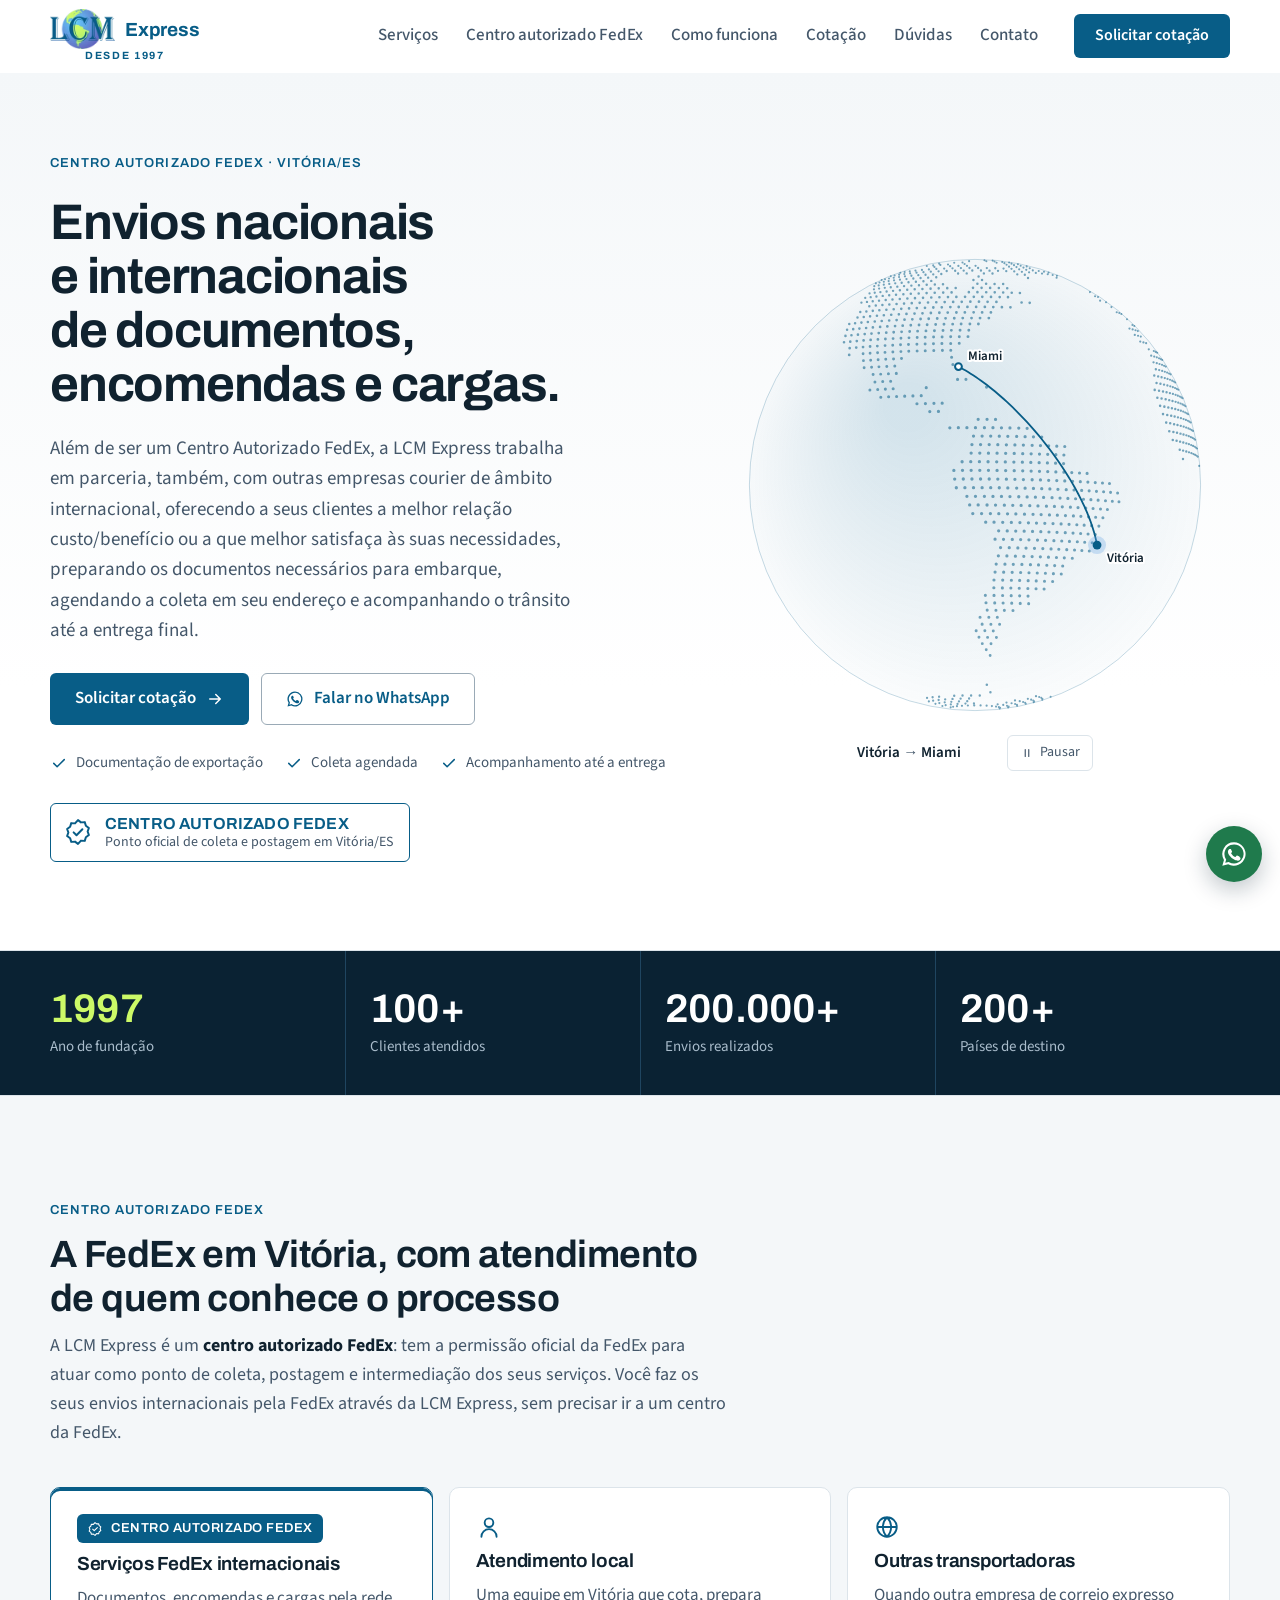
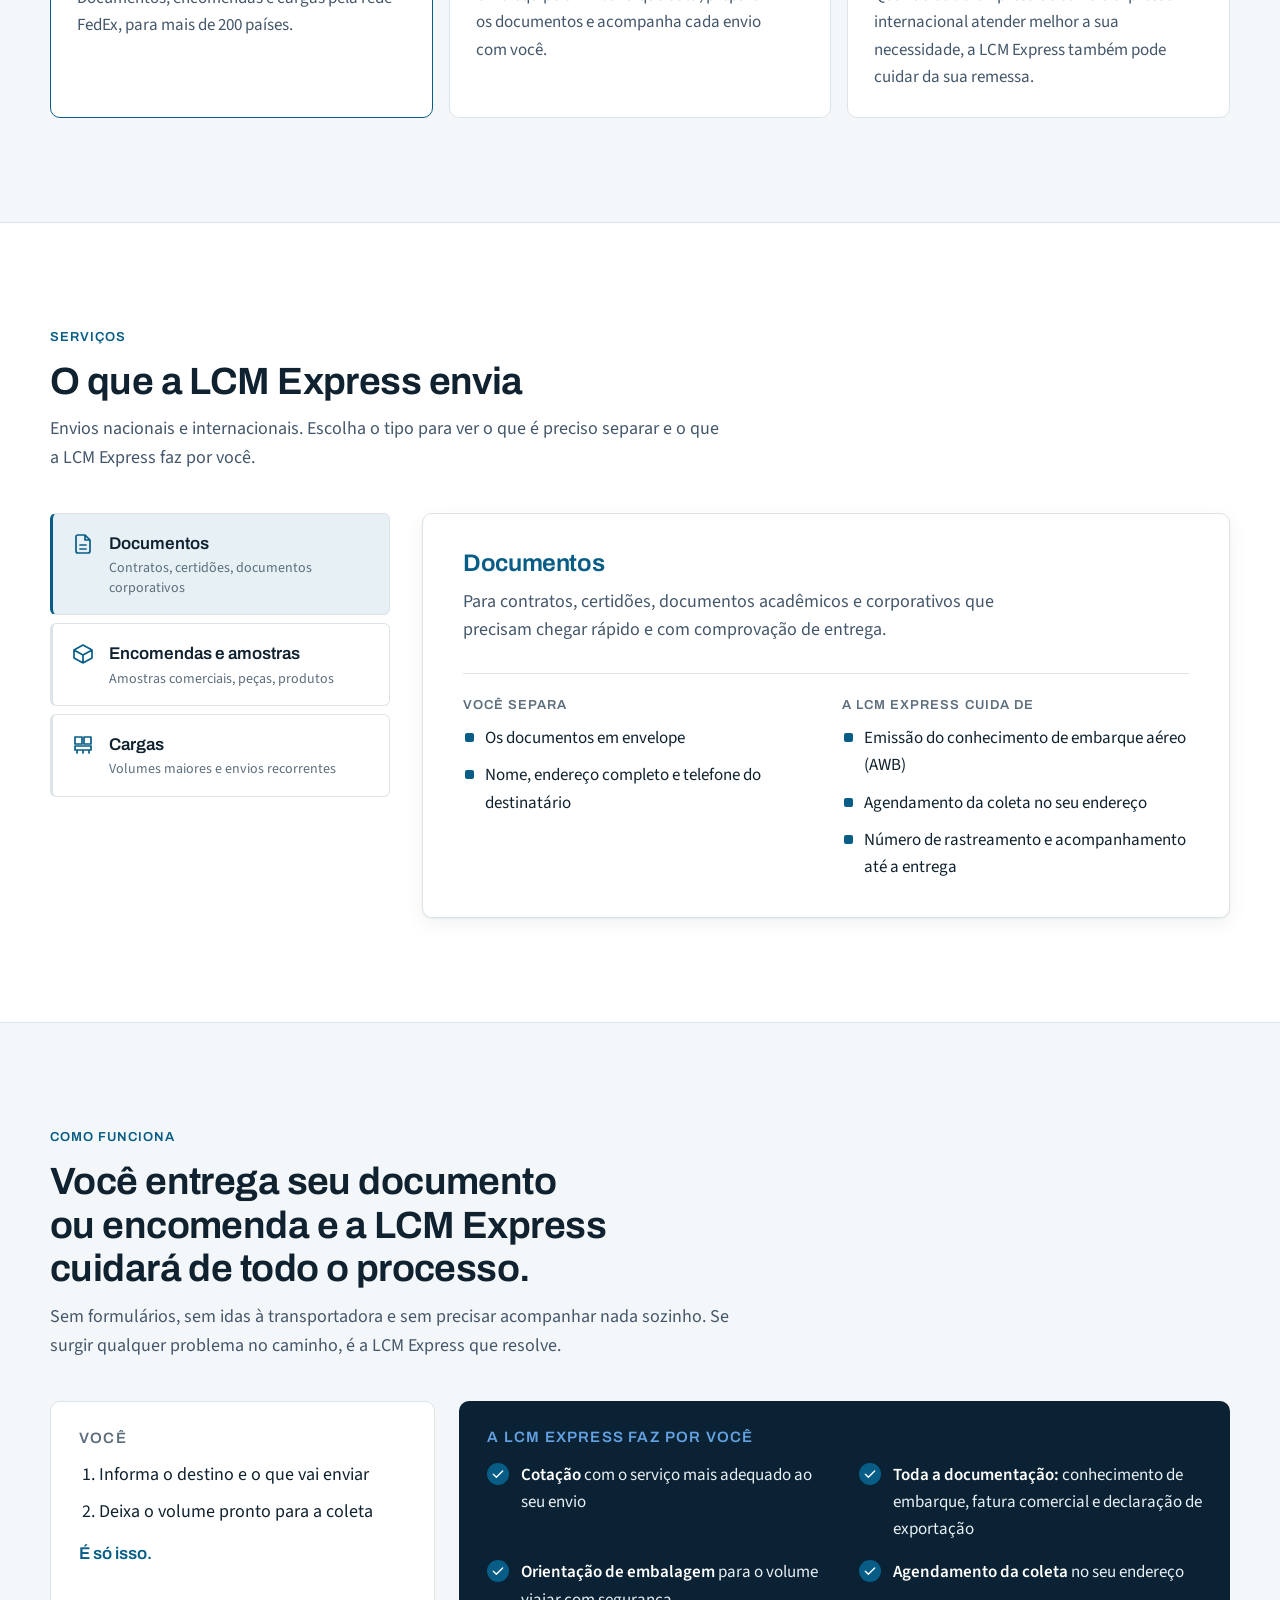
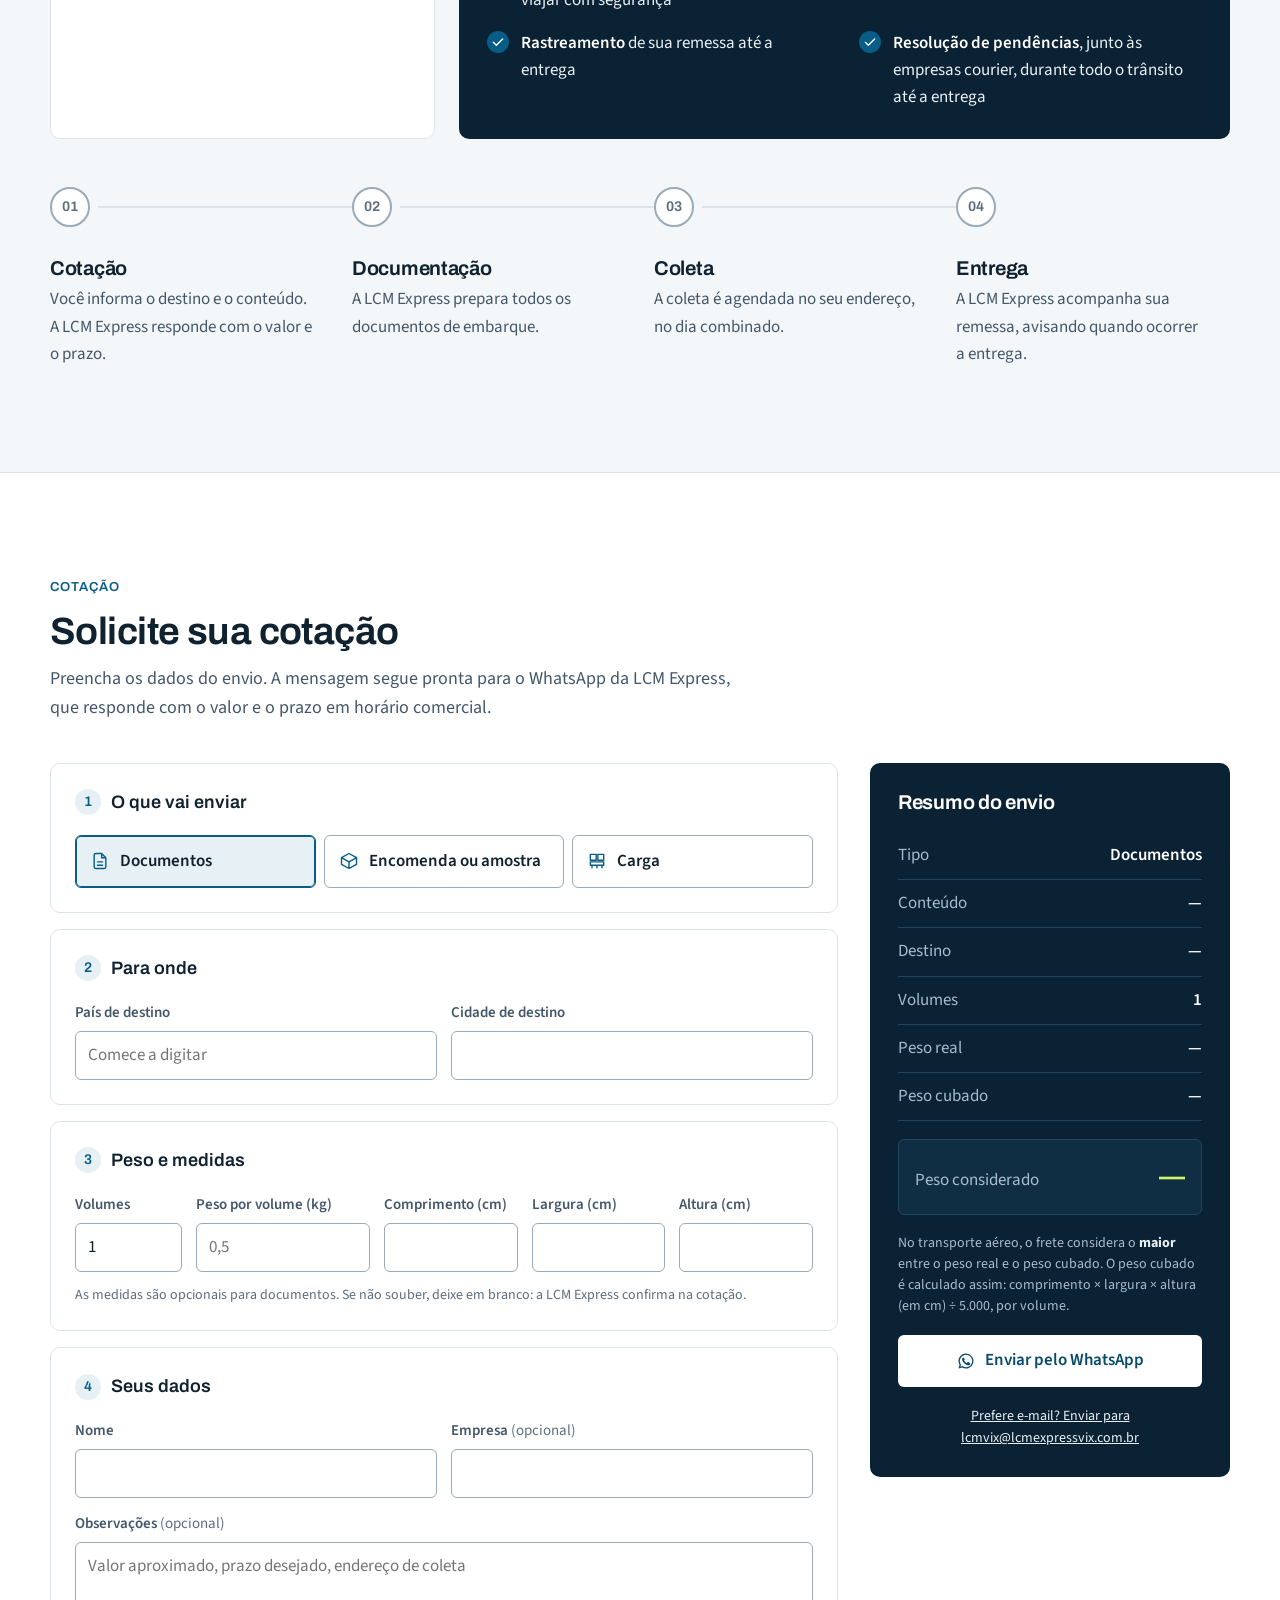
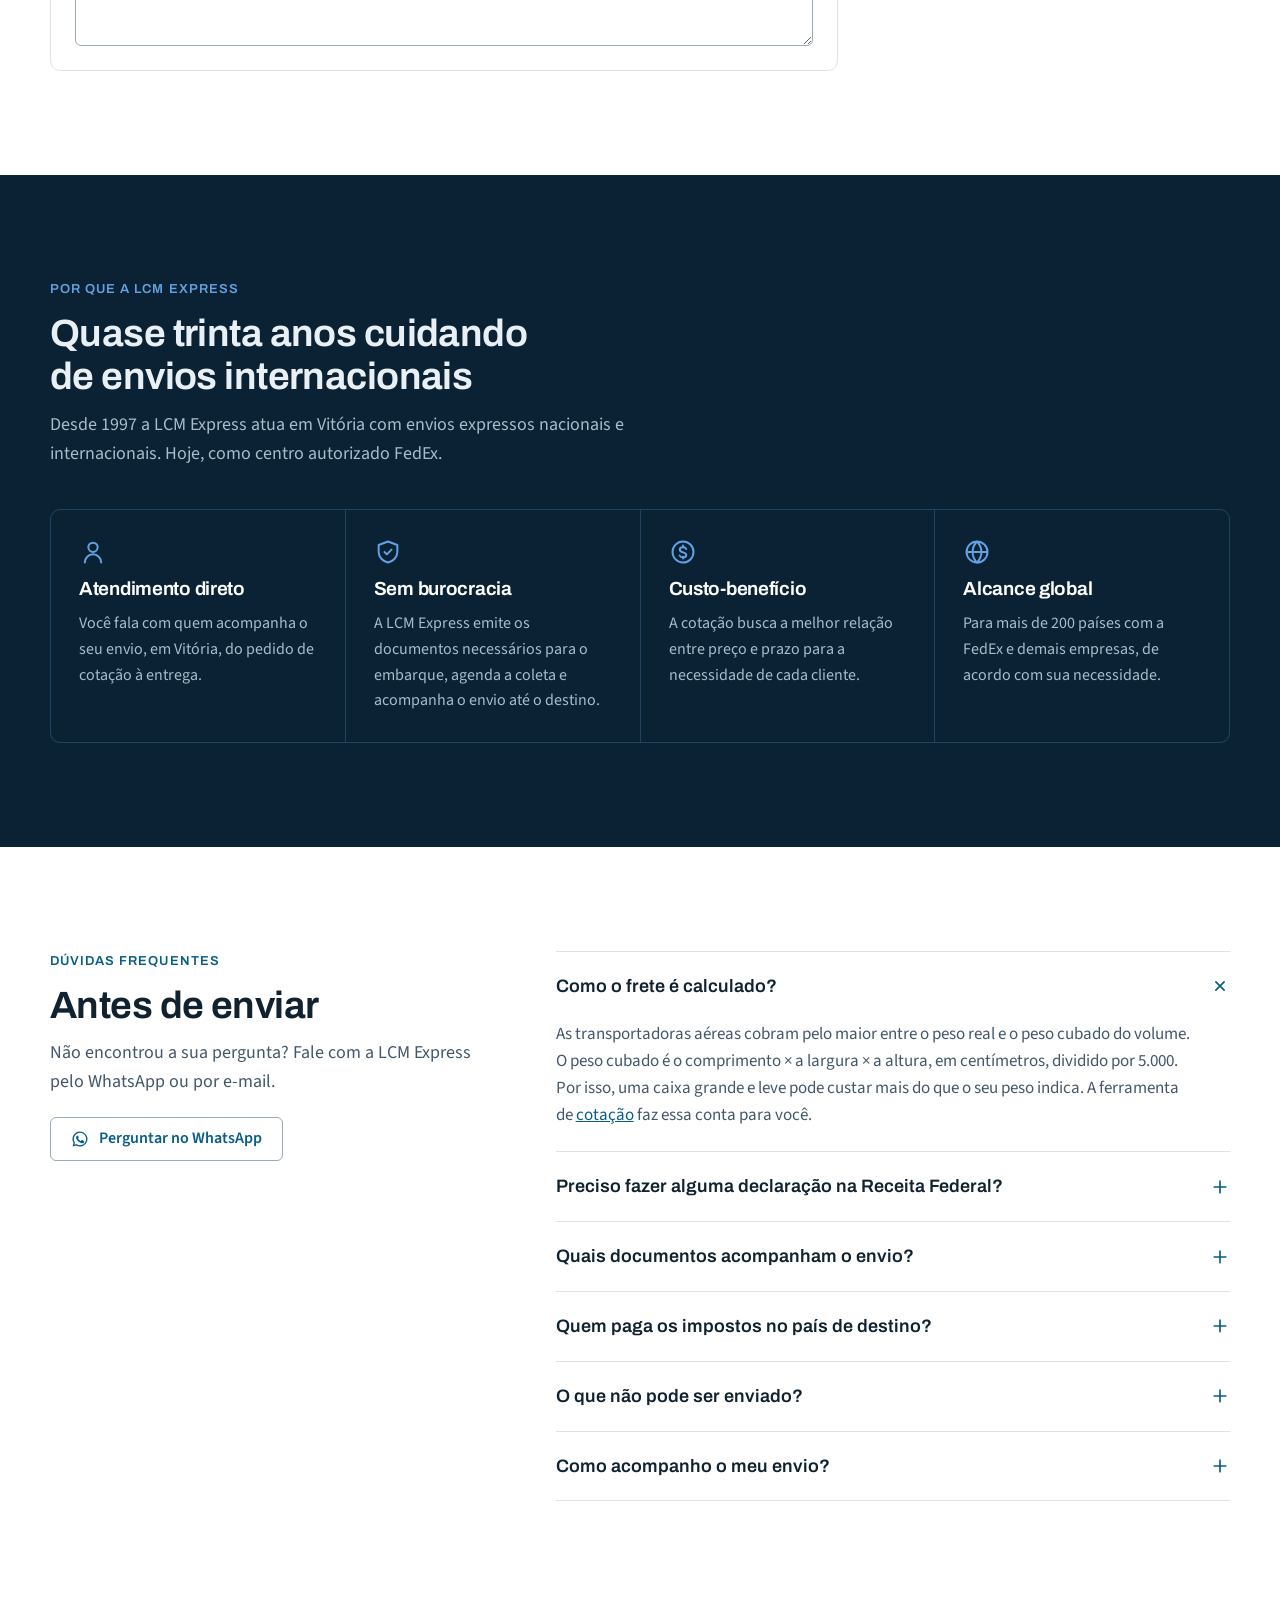
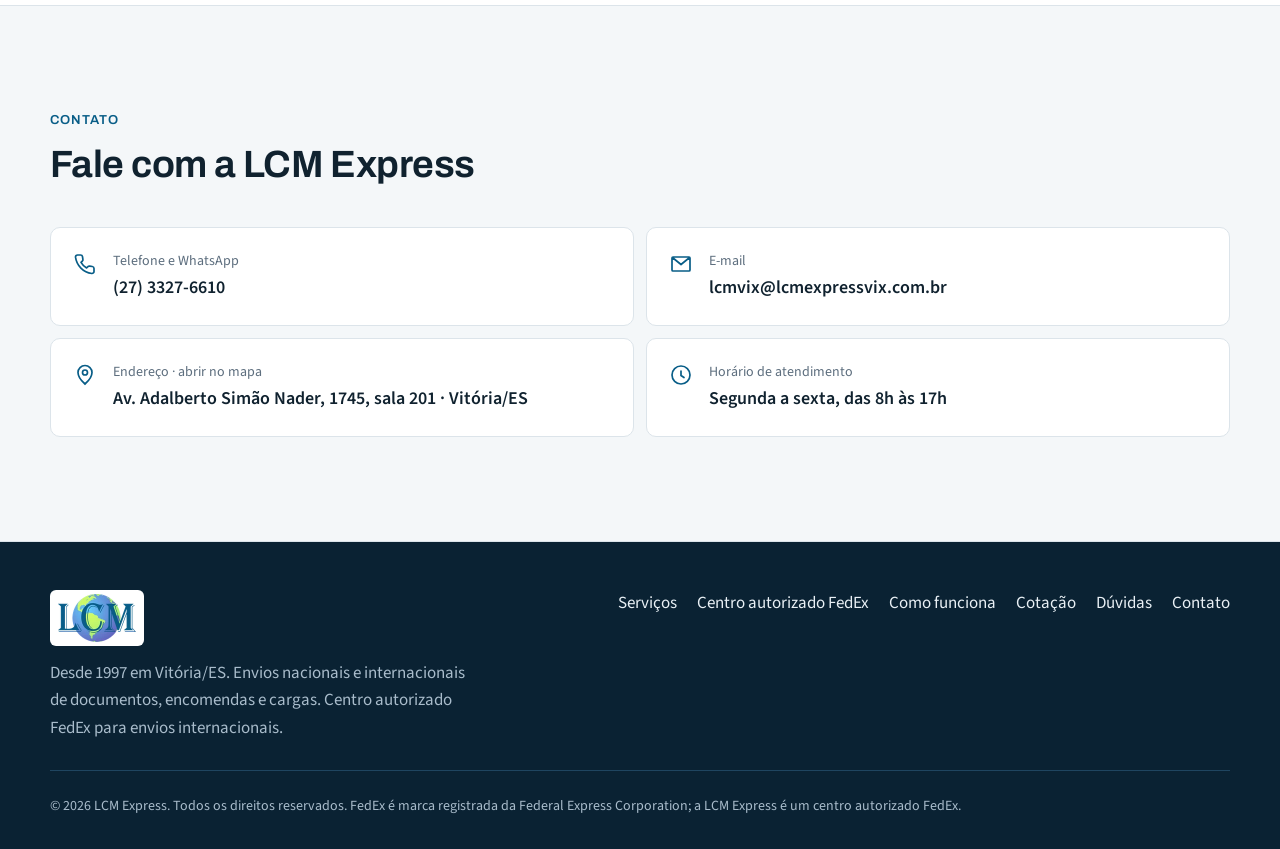
<file: index.html>
<!doctype html>
<html lang="pt-BR">
<head>
<meta charset="utf-8">
<meta name="viewport" content="width=device-width, initial-scale=1, viewport-fit=cover">
<title>LCM Express · Centro autorizado FedEx em Vitória/ES</title>
<meta name="description" content="LCM Express, desde 1997 em Vitória/ES. Centro autorizado FedEx para envios internacionais e parceira de outras empresas courier: documentos, encomendas e cargas, com documentação, coleta e acompanhamento feitos pela LCM Express.">
<link rel="canonical" href="https://lcmexpressvix.com.br/">
<meta name="theme-color" content="#085D87">
<meta property="og:type" content="website">
<meta property="og:locale" content="pt_BR">
<meta property="og:site_name" content="LCM Express">
<meta property="og:url" content="https://lcmexpressvix.com.br/">
<meta property="og:title" content="LCM Express · Centro autorizado FedEx em Vitória/ES">
<meta property="og:description" content="Envios nacionais e internacionais de documentos, encomendas e cargas. A LCM Express cuida de tudo, desde 1997.">
<meta property="og:image" content="https://lcmexpressvix.com.br/assets/img/og-image.jpg">
<meta property="og:image:width" content="1200">
<meta property="og:image:height" content="630">
<meta name="twitter:card" content="summary_large_image">
<link rel="icon" href="/assets/img/favicon.png" type="image/png">
<link rel="apple-touch-icon" href="/assets/img/apple-touch-icon.png">
<link rel="preload" href="/assets/fonts/archivo.woff2" as="font" type="font/woff2" crossorigin>
<link rel="preload" href="/assets/fonts/source-sans-3.woff2" as="font" type="font/woff2" crossorigin>
<link rel="stylesheet" href="/assets/css/site.css">
<script>document.documentElement.classList.add('js');</script>
<script type="application/ld+json">
{
  "@context": "https://schema.org",
  "@type": "LocalBusiness",
  "name": "LCM Express",
  "description": "Desde 1997 em Vitória/ES. Centro autorizado FedEx para envios internacionais; envios nacionais e internacionais de documentos, encomendas e cargas.",
  "url": "https://lcmexpressvix.com.br/",
  "logo": "https://lcmexpressvix.com.br/assets/img/logo-lcm.png",
  "image": "https://lcmexpressvix.com.br/assets/img/og-image.jpg",
  "telephone": "+55-27-3327-6610",
  "email": "lcmvix@lcmexpressvix.com.br",
  "foundingDate": "1997",
  "address": { "@type": "PostalAddress", "streetAddress": "Av. Adalberto Simão Nader, 1745, sala 201", "addressLocality": "Vitória", "addressRegion": "ES", "addressCountry": "BR" },
  "openingHoursSpecification": [{ "@type": "OpeningHoursSpecification", "dayOfWeek": ["Monday", "Tuesday", "Wednesday", "Thursday", "Friday"], "opens": "08:00", "closes": "17:00" }],
  "areaServed": "Worldwide"
}
</script>
</head>
<body>
<a class="pular" href="#conteudo">Ir para o conteúdo</a>

<svg width="0" height="0" class="sr" aria-hidden="true" focusable="false">
  <symbol id="i-seta" viewBox="0 0 24 24"><path d="M5 12h14M13 6l6 6-6 6" fill="none" stroke="currentColor" stroke-width="2" stroke-linecap="round" stroke-linejoin="round"/></symbol>
  <symbol id="i-zap" viewBox="0 0 24 24"><path d="M12 2a10 10 0 0 0-8.6 15.1L2 22l5-1.3A10 10 0 1 0 12 2Zm0 18.2a8.2 8.2 0 0 1-4.2-1.2l-.3-.2-3 .8.8-2.9-.2-.3A8.2 8.2 0 1 1 12 20.2Zm4.5-6.1c-.2-.1-1.5-.7-1.7-.8-.2-.1-.4-.1-.6.1l-.8 1c-.1.2-.3.2-.5.1a6.7 6.7 0 0 1-3.3-2.9c-.2-.4.2-.4.7-1.3.1-.2 0-.3 0-.4l-.8-1.8c-.2-.5-.4-.4-.6-.4h-.5a1 1 0 0 0-.7.3 3 3 0 0 0-.9 2.2 5.2 5.2 0 0 0 1.1 2.8 11.9 11.9 0 0 0 4.6 4c1.7.7 2.3.8 3.2.7.5-.1 1.5-.6 1.7-1.2.2-.6.2-1.1.2-1.2-.1-.1-.3-.2-.5-.3Z" fill="currentColor"/></symbol>
  <symbol id="i-doc" viewBox="0 0 24 24"><path d="M14 3H7a2 2 0 0 0-2 2v14a2 2 0 0 0 2 2h10a2 2 0 0 0 2-2V8l-5-5Zm0 0v5h5M9 13h6M9 17h6" fill="none" stroke="currentColor" stroke-width="1.7" stroke-linecap="round" stroke-linejoin="round"/></symbol>
  <symbol id="i-caixa" viewBox="0 0 24 24"><path d="M21 8l-9-5-9 5 9 5 9-5Zm0 0v8l-9 5m9-13-9 5m0 8-9-5V8m9 13v-8" fill="none" stroke="currentColor" stroke-width="1.7" stroke-linejoin="round"/></symbol>
  <symbol id="i-palete" viewBox="0 0 24 24"><path d="M4 4h7v7H4zM13 4h7v7h-7zM8.5 11v0M4 13h16v4H4zM6 17v3M12 17v3M18 17v3" fill="none" stroke="currentColor" stroke-width="1.7" stroke-linejoin="round" stroke-linecap="round"/></symbol>
  <symbol id="i-check" viewBox="0 0 24 24"><path d="M5 12.5l4.5 4.5L19 7.5" fill="none" stroke="currentColor" stroke-width="2" stroke-linecap="round" stroke-linejoin="round"/></symbol>
  <symbol id="i-pessoa" viewBox="0 0 24 24"><path d="M12 12a4 4 0 1 0 0-8 4 4 0 0 0 0 8Zm-7 9a7 7 0 0 1 14 0" fill="none" stroke="currentColor" stroke-width="1.7" stroke-linecap="round"/></symbol>
  <symbol id="i-escudo" viewBox="0 0 24 24"><path d="M12 3l8 3v6c0 4.5-3.4 8-8 9-4.6-1-8-4.5-8-9V6l8-3Zm-3 9 2 2 4-4" fill="none" stroke="currentColor" stroke-width="1.7" stroke-linecap="round" stroke-linejoin="round"/></symbol>
  <symbol id="i-moeda" viewBox="0 0 24 24"><path d="M12 21a9 9 0 1 0 0-18 9 9 0 0 0 0 18Zm2.8-11.6c-.5-.9-1.6-1.4-2.8-1.4-1.6 0-2.8.9-2.8 2.1 0 2.9 5.6 1.5 5.6 4.4 0 1.2-1.2 2.1-2.8 2.1-1.3 0-2.4-.6-2.9-1.5M12 6.5V8m0 8v1.5" fill="none" stroke="currentColor" stroke-width="1.7" stroke-linecap="round"/></symbol>
  <symbol id="i-globo" viewBox="0 0 24 24"><path d="M12 21a9 9 0 1 0 0-18 9 9 0 0 0 0 18Zm-9-9h18M12 3c2.5 2.6 3.8 5.6 3.8 9S14.5 18.4 12 21c-2.5-2.6-3.8-5.6-3.8-9S9.5 5.6 12 3Z" fill="none" stroke="currentColor" stroke-width="1.7"/></symbol>
  <symbol id="i-selo" viewBox="0 0 24 24"><path d="M12 2.5l2.4 1.8 3-.2.9 2.9 2.4 1.8-1 2.8 1 2.8-2.4 1.8-.9 2.9-3-.2L12 21.5l-2.4-1.8-3 .2-.9-2.9-2.4-1.8 1-2.8-1-2.8 2.4-1.8.9-2.9 3 .2L12 2.5Zm-3.5 9.8 2.3 2.3 4.7-4.8" fill="none" stroke="currentColor" stroke-width="1.6" stroke-linejoin="round" stroke-linecap="round"/></symbol>
  <symbol id="i-pausa" viewBox="0 0 24 24"><path d="M9 6v12M15 6v12" fill="none" stroke="currentColor" stroke-width="2" stroke-linecap="round"/></symbol>
  <symbol id="i-play" viewBox="0 0 24 24"><path d="M8 5.5v13l10-6.5-10-6.5Z" fill="currentColor"/></symbol>
  <symbol id="i-pin" viewBox="0 0 24 24"><path d="M12 21s7-6.1 7-11.5A7 7 0 0 0 5 9.5C5 14.9 12 21 12 21Zm0-9a2.5 2.5 0 1 0 0-5 2.5 2.5 0 0 0 0 5Z" fill="none" stroke="currentColor" stroke-width="1.7"/></symbol>
  <symbol id="i-tel" viewBox="0 0 24 24"><path d="M21 16.5v3a2 2 0 0 1-2.2 2A19 19 0 0 1 2.5 5.2 2 2 0 0 1 4.5 3h3a2 2 0 0 1 2 1.7l.4 2.6a2 2 0 0 1-.6 1.8L8 10.4a15 15 0 0 0 5.6 5.6l1.3-1.3a2 2 0 0 1 1.8-.6l2.6.4a2 2 0 0 1 1.7 2Z" fill="none" stroke="currentColor" stroke-width="1.7" stroke-linejoin="round"/></symbol>
  <symbol id="i-mail" viewBox="0 0 24 24"><path d="M4 5h16a1 1 0 0 1 1 1v12a1 1 0 0 1-1 1H4a1 1 0 0 1-1-1V6a1 1 0 0 1 1-1Zm0 1 8 6.5L20 6" fill="none" stroke="currentColor" stroke-width="1.7" stroke-linejoin="round"/></symbol>
  <symbol id="i-relogio" viewBox="0 0 24 24"><path d="M12 21a9 9 0 1 0 0-18 9 9 0 0 0 0 18Zm0-13v4.5l3 2" fill="none" stroke="currentColor" stroke-width="1.7" stroke-linecap="round"/></symbol>
  <symbol id="i-menu" viewBox="0 0 24 24"><path d="M4 7h16M4 12h16M4 17h16" fill="none" stroke="currentColor" stroke-width="2" stroke-linecap="round"/></symbol>
  <symbol id="i-x" viewBox="0 0 24 24"><path d="M6 6l12 12M18 6 6 18" fill="none" stroke="currentColor" stroke-width="2" stroke-linecap="round"/></symbol>
  <symbol id="i-mais" viewBox="0 0 24 24"><path d="M12 5v14M5 12h14" fill="none" stroke="currentColor" stroke-width="2" stroke-linecap="round"/></symbol>
</svg>

<header class="topo" id="topo">
  <div class="wrap topo-in">
    <a class="marca" href="#conteudo">
      <span class="marca-lin"><img src="/assets/img/logo-96.webp" width="78" height="48" alt="LCM"><b>Express</b></span>
      <small class="marca-desde">Desde 1997</small>
    </a>
    <nav class="nav" id="nav" aria-label="Principal">
      <a href="#servicos">Serviços</a>
      <a href="#fedex">Centro autorizado FedEx</a>
      <a href="#processo">Como funciona</a>
      <a href="#cotacao">Cotação</a>
      <a href="#duvidas">Dúvidas</a>
      <a href="#contato">Contato</a>
    </nav>
    <a class="btn btn-pri topo-cta" href="#cotacao">Solicitar cotação</a>
    <button class="menu-btn" type="button" aria-expanded="false" aria-controls="nav" aria-label="Abrir menu"><svg class="ic"><use href="#i-menu"/></svg></button>
  </div>
</header>

<main id="conteudo">

  <!-- ============ INÍCIO ============ -->
  <section class="hero" aria-labelledby="hero-titulo">
    <div class="wrap hero-in">
      <div class="hero-txt">
        <p class="sobre-tit">Centro autorizado FedEx · Vitória/ES</p>
        <h1 id="hero-titulo">Envios nacionais e internacionais de documentos, encomendas e cargas.</h1>
        <p class="lead">Além de ser um Centro Autorizado FedEx, a LCM Express trabalha em parceria, também, com outras empresas courier de âmbito internacional, oferecendo a seus clientes a melhor relação custo/benefício ou a que melhor satisfaça às suas necessidades, preparando os documentos necessários para embarque, agendando a coleta em seu endereço e acompanhando o trânsito até a entrega final.</p>
        <div class="acoes">
          <a class="btn btn-pri btn-g" href="#cotacao">Solicitar cotação <svg class="ic"><use href="#i-seta"/></svg></a>
          <a class="btn btn-sec btn-g" href="https://wa.me/552733276610" target="_blank" rel="noopener"><svg class="ic"><use href="#i-zap"/></svg>Falar no WhatsApp</a>
        </div>
        <ul class="hero-itens">
          <li><svg class="ic"><use href="#i-check"/></svg>Documentação de exportação</li>
          <li><svg class="ic"><use href="#i-check"/></svg>Coleta agendada</li>
          <li><svg class="ic"><use href="#i-check"/></svg>Acompanhamento até a entrega</li>
        </ul>
        <a class="selo-fedex" href="#fedex"><svg class="ic"><use href="#i-selo"/></svg><span><b>Centro autorizado FedEx</b><small>Ponto oficial de coleta e postagem em Vitória/ES</small></span></a>
      </div>
      <div class="globo-bloco">
        <figure class="globo" aria-hidden="true">
          <canvas id="globo" width="520" height="520"></canvas>
          <noscript><img src="/assets/img/globo.svg" width="520" height="520" alt=""></noscript>
        </figure>
        <div class="globo-leg" hidden>
          <p><span class="sr">Rota em destaque: </span><b>Vitória</b> <span aria-hidden="true">→</span> <b id="globo-dest">Miami</b></p>
          <button type="button" id="globo-pausa" aria-pressed="false"><svg class="ic"><use href="#i-pausa"/></svg><span>Pausar</span></button>
        </div>
      </div>
    </div>
  </section>

  <!-- ============ NÚMEROS ============ -->
  <section class="numeros" aria-label="A LCM Express em números">
    <div class="wrap numeros-in">
      <div class="num"><strong>1997</strong><span>Ano de fundação</span></div>
      <div class="num"><strong><span data-ate="100">100</span>+</strong><span>Clientes atendidos</span></div>
      <div class="num"><strong><span data-ate="200000">200.000</span>+</strong><span>Envios realizados</span></div>
      <div class="num"><strong><span data-ate="200">200</span>+</strong><span>Países de destino</span></div>
    </div>
  </section>

  <!-- ============ CENTRO AUTORIZADO FEDEX ============ -->
  <section class="secao alt fedex" id="fedex" aria-labelledby="fdx-titulo">
    <div class="wrap fedex-in">
      <div class="cab rv">
        <p class="sobre-tit">Centro autorizado FedEx</p>
        <h2 id="fdx-titulo">A FedEx em Vitória, com atendimento de quem conhece o processo</h2>
        <p>A LCM Express é um <b>centro autorizado FedEx</b>: tem a permissão oficial da FedEx para atuar como ponto de coleta, postagem e intermediação dos seus serviços. Você faz os seus envios internacionais pela FedEx através da LCM Express, sem precisar ir a um centro da FedEx.</p>
      </div>
      <div class="fedex-cards">
        <div class="fdx rv"><span class="fdx-selo"><svg class="ic"><use href="#i-selo"/></svg>Centro autorizado FedEx</span><h3>Serviços FedEx internacionais</h3><p>Documentos, encomendas e cargas pela rede FedEx, para mais de 200 países.</p></div>
        <div class="fdx rv"><svg class="ic"><use href="#i-pessoa"/></svg><h3>Atendimento local</h3><p>Uma equipe em Vitória que cota, prepara os documentos e acompanha cada envio com você.</p></div>
        <div class="fdx rv"><svg class="ic"><use href="#i-globo"/></svg><h3>Outras transportadoras</h3><p>Quando outra empresa de correio expresso internacional atender melhor a sua necessidade, a LCM Express também pode cuidar da sua remessa.</p></div>
      </div>
    </div>
  </section>

  <!-- ============ SERVIÇOS ============ -->
  <section class="secao" id="servicos" aria-labelledby="serv-titulo">
    <div class="wrap">
      <div class="cab rv">
        <p class="sobre-tit">Serviços</p>
        <h2 id="serv-titulo">O que a LCM Express envia</h2>
        <p>Envios nacionais e internacionais. Escolha o tipo para ver o que é preciso separar e o que a LCM Express faz por você.</p>
      </div>
      <div class="servicos rv">
        <div class="abas" role="tablist" aria-label="Tipos de envio">
          <button type="button" role="tab" id="ab-doc" aria-controls="pn-doc" aria-selected="true"><svg class="ic"><use href="#i-doc"/></svg><span><b>Documentos</b><small>Contratos, certidões, documentos corporativos</small></span></button>
          <button type="button" role="tab" id="ab-enc" aria-controls="pn-enc" aria-selected="false" tabindex="-1"><svg class="ic"><use href="#i-caixa"/></svg><span><b>Encomendas e amostras</b><small>Amostras comerciais, peças, produtos</small></span></button>
          <button type="button" role="tab" id="ab-car" aria-controls="pn-car" aria-selected="false" tabindex="-1"><svg class="ic"><use href="#i-palete"/></svg><span><b>Cargas</b><small>Volumes maiores e envios recorrentes</small></span></button>
        </div>
        <div class="paineis">
          <div class="painel" role="tabpanel" id="pn-doc" aria-labelledby="ab-doc" tabindex="0">
            <h3>Documentos</h3>
            <p class="painel-lead">Para contratos, certidões, documentos acadêmicos e corporativos que precisam chegar rápido e com comprovação de entrega.</p>
            <div class="painel-cols">
              <div><h4>Você separa</h4><ul class="lista"><li>Os documentos em envelope</li><li>Nome, endereço completo e telefone do destinatário</li></ul></div>
              <div><h4>A LCM Express cuida de</h4><ul class="lista"><li>Emissão do conhecimento de embarque aéreo (AWB)</li><li>Agendamento da coleta no seu endereço</li><li>Número de rastreamento e acompanhamento até a entrega</li></ul></div>
            </div>
          </div>
          <div class="painel" role="tabpanel" id="pn-enc" aria-labelledby="ab-enc" tabindex="0" hidden>
            <h3>Encomendas e amostras</h3>
            <p class="painel-lead">Para amostras comerciais, peças de reposição, produtos vendidos ao exterior e outros bens.</p>
            <div class="painel-cols">
              <div><h4>Você separa</h4><ul class="lista"><li>A descrição, a quantidade e o valor de cada item</li><li>O peso e as medidas da caixa</li><li>A nota fiscal, quando houver</li></ul></div>
              <div><h4>A LCM Express cuida de</h4><ul class="lista"><li>Fatura comercial (commercial invoice) e conhecimento de embarque</li><li>Declaração de exportação junto à Receita Federal</li><li>Orientação de embalagem, coleta e acompanhamento</li></ul></div>
            </div>
          </div>
          <div class="painel" role="tabpanel" id="pn-car" aria-labelledby="ab-car" tabindex="0" hidden>
            <h3>Cargas</h3>
            <p class="painel-lead">Para volumes maiores e empresas que enviam com frequência, com prioridade de embarque e prazos reduzidos.</p>
            <div class="painel-cols">
              <div><h4>Você separa</h4><ul class="lista"><li>O peso e as medidas de cada volume</li><li>Os dados completos do destinatário no exterior</li><li>A nota fiscal, quando houver</li></ul></div>
              <div><h4>A LCM Express cuida de</h4><ul class="lista"><li>Cotação pelo peso considerado de cada volume</li><li>Toda a documentação de exportação</li><li>Agendamento da coleta e acompanhamento do embarque</li></ul></div>
            </div>
          </div>
        </div>
      </div>
    </div>
  </section>

  <!-- ============ A LCM EXPRESS CUIDA DE TUDO ============ -->
  <section class="secao alt" id="processo" aria-labelledby="proc-titulo">
    <div class="wrap">
      <div class="cab rv">
        <p class="sobre-tit">Como funciona</p>
        <h2 id="proc-titulo">Você entrega seu documento ou encomenda e a LCM Express cuidará de todo o processo.</h2>
        <p>Sem formulários, sem idas à transportadora e sem precisar acompanhar nada sozinho. Se surgir qualquer problema no caminho, é a LCM Express que resolve.</p>
      </div>
      <div class="divisao rv">
        <div class="div-voce">
          <h3>Você</h3>
          <ol class="voce-lista">
            <li>Informa o destino e o que vai enviar</li>
            <li>Deixa o volume pronto para a coleta</li>
          </ol>
          <p class="div-nota">É só isso.</p>
        </div>
        <div class="div-lcm">
          <h3>A LCM Express faz por você</h3>
          <ul class="faz">
            <li><svg class="ic"><use href="#i-check"/></svg><span><b>Cotação</b> com o serviço mais adequado ao seu envio</span></li>
            <li><svg class="ic"><use href="#i-check"/></svg><span><b>Toda a documentação:</b> conhecimento de embarque, fatura comercial e declaração de exportação</span></li>
            <li><svg class="ic"><use href="#i-check"/></svg><span><b>Orientação de embalagem</b> para o volume viajar com segurança</span></li>
            <li><svg class="ic"><use href="#i-check"/></svg><span><b>Agendamento da coleta</b> no seu endereço</span></li>
            <li><svg class="ic"><use href="#i-check"/></svg><span><b>Rastreamento</b> de sua remessa até a entrega</span></li>
            <li><svg class="ic"><use href="#i-check"/></svg><span><b>Resolução de pendências</b>, junto às empresas courier, durante todo o trânsito até a entrega</span></li>
          </ul>
        </div>
      </div>
      <ol class="etapas" id="etapas">
        <li class="etapa"><span class="n">01</span><h3>Cotação</h3><p>Você informa o destino e o conteúdo. A LCM Express responde com o valor e o prazo.</p></li>
        <li class="etapa"><span class="n">02</span><h3>Documentação</h3><p>A LCM Express prepara todos os documentos de embarque.</p></li>
        <li class="etapa"><span class="n">03</span><h3>Coleta</h3><p>A coleta é agendada no seu endereço, no dia combinado.</p></li>
        <li class="etapa"><span class="n">04</span><h3>Entrega</h3><p>A LCM Express acompanha sua remessa, avisando quando ocorrer a entrega.</p></li>
      </ol>
    </div>
  </section>

  <!-- ============ COTAÇÃO ============ -->
  <section class="secao" id="cotacao" aria-labelledby="cot-titulo">
    <div class="wrap">
      <div class="cab rv">
        <p class="sobre-tit">Cotação</p>
        <h2 id="cot-titulo">Solicite sua cotação</h2>
        <p>Preencha os dados do envio. A mensagem segue pronta para o WhatsApp da LCM Express, que responde com o valor e o prazo em horário comercial.</p>
      </div>
      <div class="cotacao rv">
        <form class="cot-form" id="cot" novalidate>
          <fieldset class="grupo">
            <legend><span class="g-n">1</span>O que vai enviar</legend>
            <div class="tipos">
              <label><input type="radio" name="tipo" value="Documentos" checked><span><svg class="ic"><use href="#i-doc"/></svg>Documentos</span></label>
              <label><input type="radio" name="tipo" value="Encomenda ou amostra"><span><svg class="ic"><use href="#i-caixa"/></svg>Encomenda ou amostra</span></label>
              <label><input type="radio" name="tipo" value="Carga"><span><svg class="ic"><use href="#i-palete"/></svg>Carga</span></label>
            </div>
            <div class="campo conteudo" id="campo-conteudo"><label for="c-cont">O que vai ser enviado</label><input id="c-cont" name="conteudo" autocomplete="off" placeholder="Ex.: amostras de tecido, peças de motor, café em grãos"><small class="erro" id="e-cont">Descreva o produto que vai ser enviado.</small></div>
          </fieldset>
          <fieldset class="grupo">
            <legend><span class="g-n">2</span>Para onde</legend>
            <div class="campos c2">
              <div class="campo"><label for="c-pais">País de destino</label><input id="c-pais" name="pais" list="paises" autocomplete="off" required placeholder="Comece a digitar"><datalist id="paises"></datalist><small class="erro" id="e-pais">Informe o país de destino.</small></div>
              <div class="campo"><label for="c-cidade">Cidade de destino</label><input id="c-cidade" name="cidade" autocomplete="off" required><small class="erro" id="e-cidade">Informe a cidade: em alguns casos o frete muda conforme a cidade.</small></div>
            </div>
          </fieldset>
          <fieldset class="grupo">
            <legend><span class="g-n">3</span>Peso e medidas</legend>
            <div class="campos c5">
              <div class="campo"><label for="c-qtd">Volumes</label><input id="c-qtd" name="qtd" type="number" inputmode="numeric" min="1" step="1" value="1"></div>
              <div class="campo"><label for="c-peso">Peso por volume (kg)</label><input id="c-peso" name="peso" type="number" inputmode="decimal" min="0" step="0.1" placeholder="0,5"></div>
              <div class="campo"><label for="c-c">Comprimento (cm)</label><input id="c-c" name="c" type="number" inputmode="decimal" min="0" step="1"></div>
              <div class="campo"><label for="c-l">Largura (cm)</label><input id="c-l" name="l" type="number" inputmode="decimal" min="0" step="1"></div>
              <div class="campo"><label for="c-a">Altura (cm)</label><input id="c-a" name="a" type="number" inputmode="decimal" min="0" step="1"></div>
            </div>
            <p class="dica">As medidas são opcionais para documentos. Se não souber, deixe em branco: a LCM Express confirma na cotação.</p>
          </fieldset>
          <fieldset class="grupo">
            <legend><span class="g-n">4</span>Seus dados</legend>
            <div class="campos c2">
              <div class="campo"><label for="c-nome">Nome</label><input id="c-nome" name="nome" autocomplete="name" required><small class="erro" id="e-nome">Informe o seu nome.</small></div>
              <div class="campo"><label for="c-emp">Empresa <span class="opc">(opcional)</span></label><input id="c-emp" name="empresa" autocomplete="organization"></div>
            </div>
            <div class="campo"><label for="c-obs">Observações <span class="opc">(opcional)</span></label><textarea id="c-obs" name="obs" rows="3" placeholder="Valor aproximado, prazo desejado, endereço de coleta"></textarea></div>
          </fieldset>
        </form>
        <aside class="resumo" aria-labelledby="res-titulo">
          <h3 id="res-titulo">Resumo do envio</h3>
          <dl class="res-lista">
            <div><dt>Tipo</dt><dd id="r-tipo">Documentos</dd></div>
            <div id="r-cont-l" hidden><dt>Conteúdo</dt><dd id="r-cont">—</dd></div>
            <div><dt>Destino</dt><dd id="r-dest">—</dd></div>
            <div><dt>Volumes</dt><dd id="r-qtd">1</dd></div>
            <div><dt>Peso real</dt><dd id="r-real">—</dd></div>
            <div><dt>Peso cubado</dt><dd id="r-cub">—</dd></div>
          </dl>
          <div class="res-cons" aria-live="polite"><span>Peso considerado</span><strong id="r-cons">—</strong></div>
          <p class="res-nota">No transporte aéreo, o frete considera o <b>maior</b> entre o peso real e o peso cubado. O peso cubado é calculado assim: comprimento × largura × altura (em cm) ÷ 5.000, por volume.</p>
          <button class="btn btn-pri btn-g bloco" type="submit" form="cot"><svg class="ic"><use href="#i-zap"/></svg>Enviar pelo WhatsApp</button>
          <a class="res-mail" id="cot-mail" href="mailto:lcmvix@lcmexpressvix.com.br?subject=Cota%C3%A7%C3%A3o%20de%20envio">Prefere e-mail? Enviar para lcmvix@lcmexpressvix.com.br</a>
        </aside>
      </div>
    </div>
  </section>

  <!-- ============ DIFERENCIAIS ============ -->
  <section class="secao escura" id="diferenciais" aria-labelledby="dif-titulo">
    <div class="wrap">
      <div class="cab rv">
        <p class="sobre-tit">Por que a LCM Express</p>
        <h2 id="dif-titulo">Quase trinta anos cuidando de envios internacionais</h2>
        <p>Desde 1997 a LCM Express atua em Vitória com envios expressos nacionais e internacionais. Hoje, como centro autorizado FedEx.</p>
      </div>
      <div class="difs">
        <div class="dif rv"><svg class="ic"><use href="#i-pessoa"/></svg><h3>Atendimento direto</h3><p>Você fala com quem acompanha o seu envio, em Vitória, do pedido de cotação à entrega.</p></div>
        <div class="dif rv"><svg class="ic"><use href="#i-escudo"/></svg><h3>Sem burocracia</h3><p>A LCM Express emite os documentos necessários para o embarque, agenda a coleta e acompanha o envio até o destino.</p></div>
        <div class="dif rv"><svg class="ic"><use href="#i-moeda"/></svg><h3>Custo-benefício</h3><p>A cotação busca a melhor relação entre preço e prazo para a necessidade de cada cliente.</p></div>
        <div class="dif rv"><svg class="ic"><use href="#i-globo"/></svg><h3>Alcance global</h3><p>Para mais de 200 países com a FedEx e demais empresas, de acordo com sua necessidade.</p></div>
      </div>
    </div>
  </section>

  <!-- ============ DÚVIDAS ============ -->
  <section class="secao" id="duvidas" aria-labelledby="duv-titulo">
    <div class="wrap duv-in">
      <div class="cab rv">
        <p class="sobre-tit">Dúvidas frequentes</p>
        <h2 id="duv-titulo">Antes de enviar</h2>
        <p>Não encontrou a sua pergunta? Fale com a LCM Express pelo WhatsApp ou por e-mail.</p>
        <a class="btn btn-sec" href="https://wa.me/552733276610" target="_blank" rel="noopener"><svg class="ic"><use href="#i-zap"/></svg>Perguntar no WhatsApp</a>
      </div>
      <div class="faq rv">
        <details open>
          <summary>Como o frete é calculado?<svg class="ic"><use href="#i-mais"/></svg></summary>
          <div><p>As transportadoras aéreas cobram pelo maior entre o peso real e o peso cubado do volume. O peso cubado é o comprimento × a largura × a altura, em centímetros, dividido por 5.000. Por isso, uma caixa grande e leve pode custar mais do que o seu peso indica. A ferramenta de <a href="#cotacao">cotação</a> faz essa conta para você.</p></div>
        </details>
        <details>
          <summary>Preciso fazer alguma declaração na Receita Federal?<svg class="ic"><use href="#i-mais"/></svg></summary>
          <div><p>Não diretamente. Nos envios expressos, a declaração de exportação é registrada pela empresa de courier. Para bens de até US$ 1.000, sem licença de exportação, é usada a Declaração de Remessas de Exportação (DRE). Acima disso, ou quando o produto exige licença, é registrada a Declaração Única de Exportação (DU-E), sem necessidade de o remetente ter habilitação no Siscomex. A LCM Express orienta qual se aplica ao seu envio.</p></div>
        </details>
        <details>
          <summary>Quais documentos acompanham o envio?<svg class="ic"><use href="#i-mais"/></svg></summary>
          <div><p>Todo envio segue com o conhecimento de embarque aéreo (AWB). Quando há mercadoria, também vai a fatura comercial (commercial invoice), com a descrição, a quantidade e o valor de cada item. A LCM Express prepara esses documentos com as informações que você passar.</p></div>
        </details>
        <details>
          <summary>Quem paga os impostos no país de destino?<svg class="ic"><use href="#i-mais"/></svg></summary>
          <div><p>Os impostos e taxas de importação são definidos pelo país de destino. Na cotação, a LCM Express informa como funciona para o destino escolhido e quem fica responsável pelo pagamento.</p></div>
        </details>
        <details>
          <summary>O que não pode ser enviado?<svg class="ic"><use href="#i-mais"/></svg></summary>
          <div><p>Cada transportadora e cada país de destino têm a sua lista de itens proibidos ou restritos. Artigos perigosos, como produtos inflamáveis, seguem regras especiais ou não podem ser transportados. Consulte a LCM Express antes de embalar.</p></div>
        </details>
        <details>
          <summary>Como acompanho o meu envio?<svg class="ic"><use href="#i-mais"/></svg></summary>
          <div><p>Depois da coleta, você recebe o número de rastreamento da transportadora. A LCM Express também acompanha o envio e avisa você se houver qualquer pendência.</p></div>
        </details>
      </div>
    </div>
  </section>

  <!-- ============ CONTATO ============ -->
  <section class="secao alt" id="contato" aria-labelledby="con-titulo">
    <div class="wrap">
      <div class="cab rv">
        <p class="sobre-tit">Contato</p>
        <h2 id="con-titulo">Fale com a LCM Express</h2>
      </div>
      <div class="contatos rv">
        <a class="contato" href="https://wa.me/552733276610" target="_blank" rel="noopener"><svg class="ic"><use href="#i-tel"/></svg><span><small>Telefone e WhatsApp</small><b>(27) 3327-6610</b></span></a>
        <a class="contato" href="mailto:lcmvix@lcmexpressvix.com.br"><svg class="ic"><use href="#i-mail"/></svg><span><small>E-mail</small><b>lcmvix@lcmexpressvix.com.br</b></span></a>
        <a class="contato" href="https://www.google.com/maps/search/?api=1&amp;query=Av.%20Adalberto%20Sim%C3%A3o%20Nader%2C%201745%2C%20Vit%C3%B3ria%20-%20ES" target="_blank" rel="noopener"><svg class="ic"><use href="#i-pin"/></svg><span><small>Endereço · abrir no mapa</small><b>Av. Adalberto Simão Nader, 1745, sala 201 · Vitória/ES</b></span></a>
        <div class="contato"><svg class="ic"><use href="#i-relogio"/></svg><span><small>Horário de atendimento</small><b>Segunda a sexta, das 8h às 17h</b></span></div>
      </div>
    </div>
  </section>
</main>

<footer class="rodape">
  <div class="wrap rodape-in">
    <div class="rod-marca"><img src="/assets/img/logo-96.webp" width="78" height="48" alt="LCM Express" loading="lazy"><p>Desde 1997 em Vitória/ES. Envios nacionais e internacionais de documentos, encomendas e cargas. Centro autorizado FedEx para envios internacionais.</p></div>
    <nav aria-label="Rodapé"><a href="#servicos">Serviços</a><a href="#fedex">Centro autorizado FedEx</a><a href="#processo">Como funciona</a><a href="#cotacao">Cotação</a><a href="#duvidas">Dúvidas</a><a href="#contato">Contato</a></nav>
    <p class="rod-copy">© <span id="ano">2026</span> LCM Express. Todos os direitos reservados. FedEx é marca registrada da Federal Express Corporation; a LCM Express é um centro autorizado FedEx.</p>
  </div>
</footer>

<a class="zap-fixo" href="https://wa.me/552733276610" target="_blank" rel="noopener" aria-label="Falar no WhatsApp"><svg class="ic"><use href="#i-zap"/></svg></a>

<script src="/assets/js/globo-dados.js" defer></script>
<script src="/assets/js/site.js" defer></script>
</body>
</html>
</file>
<file: assets/css/site.css>
/* LCM Express · site institucional
   Cores tiradas do logotipo: azul-petróleo #085D87, azul do globo #63A1E3, verde do globo #CCF967 (só em detalhes). */
@font-face { font-family: Archivo; font-style: normal; font-weight: 100 900; font-display: swap; src: url(/assets/fonts/archivo.woff2) format("woff2"); }
@font-face { font-family: "Source Sans 3"; font-style: normal; font-weight: 200 900; font-display: swap; src: url(/assets/fonts/source-sans-3.woff2) format("woff2"); }

:root {
  --pet: #085D87; --pet-esc: #064A6C; --pet-claro: #E6F0F5; --azul: #63A1E3; --verde: #CCF967;
  --noite: #0A2233; --noite-2: #0F2E44; --noite-linha: #1F4560; --sobre-noite: #E9F0F5; --sobre-noite-suave: #A9BCCB;
  --fundo: #FFFFFF; --fundo-2: #F4F7F9; --linha: #DCE4EA; --linha-forte: #9AAAB6;
  --tinta: #10222F; --tinta-2: #44576A; --tinta-3: #5D6E7E;
  --ok: #1D7A4E;
  --r: 6px; --r-g: 10px;
  --sombra: 0 1px 2px rgba(10,34,51,.06), 0 6px 20px rgba(10,34,51,.06);
  --titulo: Archivo, "Helvetica Neue", Arial, sans-serif;
  --texto: "Source Sans 3", "Segoe UI", Arial, sans-serif;
  --ease: cubic-bezier(.2,.7,.2,1);
  --wrap: 1180px; --gut: 20px;
}
@media (min-width: 768px) { :root { --gut: 32px; } }

*, *::before, *::after { box-sizing: border-box; }
html { scroll-behavior: smooth; scroll-padding-top: 88px; -webkit-text-size-adjust: 100%; }
body { margin: 0; background: var(--fundo); color: var(--tinta); font: 400 17px/1.6 var(--texto); -webkit-font-smoothing: antialiased; overflow-x: clip; }
h1, h2, h3, h4, p { margin: 0; }
h1, h2, h3, h4 { font-family: var(--titulo); font-weight: 650; letter-spacing: -.015em; line-height: 1.15; text-wrap: balance; }
p { text-wrap: pretty; }
a { color: var(--pet); }
img, svg { display: block; max-width: 100%; }
button, input, textarea { font: inherit; color: inherit; }
.ic { width: 20px; height: 20px; flex: none; }
.sr { position: absolute; width: 1px; height: 1px; overflow: hidden; clip: rect(0 0 0 0); white-space: nowrap; }
:focus-visible { outline: 2px solid var(--pet); outline-offset: 2px; }
.escura :focus-visible, .numeros :focus-visible, .rodape :focus-visible { outline-color: var(--verde); }
.pular { position: absolute; left: 12px; top: -60px; z-index: 100; padding: 10px 16px; background: var(--pet); color: #fff; border-radius: var(--r); font-weight: 600; text-decoration: none; }
.pular:focus { top: 12px; }
.wrap { width: 100%; max-width: calc(var(--wrap) + 2 * var(--gut)); margin-inline: auto; padding-inline: max(var(--gut), env(safe-area-inset-left, 0px)) max(var(--gut), env(safe-area-inset-right, 0px)); }

/* botões */
.btn { display: inline-flex; align-items: center; justify-content: center; gap: 10px; min-height: 44px; padding: 10px 20px; border-radius: var(--r); border: 1px solid transparent; font-weight: 600; font-size: 16px; line-height: 1.2; text-decoration: none; cursor: pointer; transition: background .2s, border-color .2s, color .2s; }
.btn-g { min-height: 52px; padding: 14px 24px; font-size: 17px; }
.btn-pri { background: var(--pet); color: #fff; }
.btn-pri:hover { background: var(--pet-esc); }
.btn-sec { background: #fff; color: var(--pet); border-color: var(--linha-forte); }
.btn-sec:hover { border-color: var(--pet); }
.btn .ic { width: 18px; height: 18px; }
.btn-pri .ic use[href="#i-seta"] { transition: transform .2s; }
.bloco { width: 100%; }

/* cabeçalho */
.topo { position: sticky; top: 0; z-index: 50; background: rgba(255,255,255,.96); border-bottom: 1px solid transparent; transition: border-color .2s, box-shadow .2s; }
.topo.rolou { border-bottom-color: var(--linha); box-shadow: 0 4px 18px rgba(10,34,51,.05); }
.topo-in { display: flex; align-items: center; gap: 24px; min-height: 72px; }
.marca { display: flex; flex-direction: column; align-items: center; gap: 1px; padding-block: 6px; text-decoration: none; color: var(--tinta); margin-right: auto; }
.marca-lin { display: flex; align-items: center; gap: 10px; }
.marca img { width: auto; height: 40px; }
.marca b { font-family: var(--titulo); font-size: 19px; font-weight: 700; color: var(--pet); letter-spacing: -.01em; line-height: 1; }
.marca-desde { font-family: var(--titulo); font-size: 10.5px; font-weight: 700; letter-spacing: .16em; text-transform: uppercase; color: var(--pet); line-height: 1.2; }
.nav { display: flex; gap: 4px; }
.nav a { padding: 8px 12px; border-radius: var(--r); color: var(--tinta-2); font-weight: 500; text-decoration: none; }
.nav a:hover { color: var(--pet); background: var(--fundo-2); }
.menu-btn { display: none; width: 44px; height: 44px; border: 1px solid var(--linha); border-radius: var(--r); background: #fff; align-items: center; justify-content: center; cursor: pointer; }
@media (max-width: 959px) {
  .topo-cta { display: none; }
  .menu-btn { display: inline-flex; }
  .nav { position: absolute; left: 0; right: 0; top: 100%; flex-direction: column; gap: 0; padding: 8px var(--gut) 16px; background: #fff; border-bottom: 1px solid var(--linha); box-shadow: 0 12px 24px rgba(10,34,51,.08); display: none; }
  .nav.aberto { display: flex; }
  .nav a { padding: 14px 4px; border-bottom: 1px solid var(--linha); border-radius: 0; }
  .nav a:last-child { border-bottom: 0; }
}


/* início */
.hero { border-bottom: 1px solid var(--linha); background: linear-gradient(180deg, var(--fundo-2), #fff 70%); }
.hero-in { display: grid; gap: 40px; align-items: center; padding-block: 48px 56px; }
@media (min-width: 960px) { .hero-in { grid-template-columns: 1.1fr .9fr; gap: 48px; padding-block: 80px 88px; } }
.hero-txt { display: grid; gap: 22px; min-width: 0; }
.sobre-tit { font-family: var(--titulo); font-size: 13px; font-weight: 600; letter-spacing: .08em; text-transform: uppercase; color: var(--pet); }
.hero h1 { font-size: clamp(32px, 4.4vw, 50px); font-weight: 680; letter-spacing: -.025em; line-height: 1.08; color: var(--tinta); }
.lead { font-size: clamp(17px, 1.6vw, 19px); color: var(--tinta-2); max-width: 58ch; }
.acoes { display: flex; flex-wrap: wrap; gap: 12px; margin-top: 4px; }
.hero-itens { list-style: none; margin: 4px 0 0; padding: 0; display: flex; flex-wrap: wrap; gap: 8px 22px; color: var(--tinta-2); font-size: 15px; }
.hero-itens li { display: inline-flex; align-items: center; gap: 8px; }
.hero-itens .ic { width: 18px; height: 18px; color: var(--pet); }
.globo { position: relative; margin: 0; width: 100%; max-width: 480px; aspect-ratio: 1; justify-self: center; }
.globo img, .globo canvas { position: absolute; inset: 0; width: 100%; height: 100%; }
@keyframes surge { to { opacity: 1; } }

/* números */
.numeros { background: var(--noite); color: var(--sobre-noite); }
.numeros-in { display: grid; grid-template-columns: repeat(2, 1fr); }
@media (min-width: 760px) { .numeros-in { grid-template-columns: repeat(4, 1fr); } }
.num { display: grid; gap: 4px; padding: 28px 8px 28px 0; border-top: 1px solid var(--noite-linha); }
@media (min-width: 760px) { .num { border-top: 0; border-left: 1px solid var(--noite-linha); padding: 36px 24px; } .num:first-child { border-left: 0; padding-left: 0; } }
.num strong { font-family: var(--titulo); font-size: clamp(30px, 3.4vw, 40px); font-weight: 650; line-height: 1.1; letter-spacing: -.02em; color: #fff; font-variant-numeric: tabular-nums; }
.num > span { font-size: 15px; color: var(--sobre-noite-suave); }
.num:first-child strong { color: var(--verde); }

/* seções */
.secao { padding-block: 72px; }
@media (min-width: 960px) { .secao { padding-block: 104px; } }
.secao.alt { background: var(--fundo-2); border-block: 1px solid var(--linha); }
.cab { display: grid; gap: 12px; max-width: 680px; margin-bottom: 40px; }
.cab h2 { font-size: clamp(28px, 3.2vw, 38px); }
.cab > p:not(.sobre-tit) { font-size: 18px; color: var(--tinta-2); }

/* serviços: abas */
.servicos { display: grid; gap: 20px; }
@media (min-width: 900px) { .servicos { grid-template-columns: 340px 1fr; gap: 32px; align-items: start; } }
.abas { display: grid; gap: 8px; }
.abas button { display: flex; gap: 14px; align-items: flex-start; padding: 16px 18px; text-align: left; background: #fff; border: 1px solid var(--linha); border-left: 3px solid var(--linha); border-radius: var(--r); cursor: pointer; transition: border-color .2s, background .2s; }
.abas button:hover { border-color: var(--linha-forte); }
.abas button[aria-selected=true] { border-color: var(--linha); border-left-color: var(--pet); background: var(--pet-claro); }
.abas .ic { width: 24px; height: 24px; color: var(--pet); margin-top: 2px; }
.abas span { display: grid; gap: 2px; }
.abas b { font-family: var(--titulo); font-weight: 600; font-size: 17px; }
.abas small { font-size: 14px; color: var(--tinta-3); line-height: 1.4; }
.painel { padding: 28px; border: 1px solid var(--linha); border-radius: var(--r-g); background: #fff; box-shadow: var(--sombra); }
@media (min-width: 640px) { .painel { padding: 36px 40px; } }
.painel h3 { font-size: 24px; color: var(--pet); }
.painel-lead { margin-top: 10px; color: var(--tinta-2); font-size: 18px; max-width: 60ch; }
.painel-cols { display: grid; gap: 24px; margin-top: 28px; padding-top: 24px; border-top: 1px solid var(--linha); }
@media (min-width: 640px) { .painel-cols { grid-template-columns: 1fr 1fr; gap: 32px; } }
.painel h4 { font-size: 13px; letter-spacing: .08em; text-transform: uppercase; color: var(--tinta-3); margin-bottom: 12px; font-weight: 600; }
.lista { list-style: none; margin: 0; padding: 0; display: grid; gap: 10px; }
.lista li { position: relative; padding-left: 22px; }
.lista li::before { content: ""; position: absolute; left: 2px; top: 8px; width: 9px; height: 9px; border-radius: 2px; background: var(--pet); }
.js .painel:not([hidden]) { animation: surge .3s ease; }

/* como funciona */
.etapas { list-style: none; margin: 0; padding: 0; display: grid; gap: 0; position: relative; --p: 0; }
.etapa { position: relative; padding: 0 0 32px 56px; }
.etapa::before { content: ""; position: absolute; left: 19px; top: 40px; bottom: 0; width: 2px; background: var(--linha); }
.etapa:last-child::before { display: none; }
.etapa .n { position: absolute; left: 0; top: 0; width: 40px; height: 40px; display: grid; place-items: center; border-radius: 50%; border: 2px solid var(--linha-forte); background: #fff; font-family: var(--titulo); font-size: 14px; font-weight: 650; color: var(--tinta-3); transition: background .4s, border-color .4s, color .4s; }
.etapa h3 { font-size: 20px; margin: 6px 0 6px; }
.etapa p { color: var(--tinta-2); max-width: 46ch; }
.etapa.feita .n { background: var(--pet); border-color: var(--pet); color: #fff; }
.etapa.feita::before { background: var(--pet); }
@media (min-width: 900px) {
  .etapas { grid-template-columns: repeat(4, 1fr); gap: 28px; }
  .etapa { padding: 64px 0 0; }
  .etapa::before { left: 48px; right: -28px; top: 19px; bottom: auto; width: auto; height: 2px; }
}
.no-js .etapa .n, html:not(.js) .etapa .n { background: var(--pet); border-color: var(--pet); color: #fff; }

/* cotação */
.cotacao { display: grid; gap: 24px; align-items: start; }
@media (min-width: 1000px) { .cotacao { grid-template-columns: 1fr 360px; gap: 32px; } }
.cot-form { display: grid; gap: 16px; min-width: 0; }
.grupo { margin: 0; padding: 24px; border: 1px solid var(--linha); border-radius: var(--r-g); background: #fff; min-width: 0; }
.grupo legend { float: left; width: 100%; display: flex; align-items: center; gap: 10px; padding: 0; margin-bottom: 18px; font-family: var(--titulo); font-weight: 600; font-size: 18px; }
.grupo legend + * { clear: both; }
.g-n { width: 26px; height: 26px; border-radius: 50%; display: inline-grid; place-items: center; background: var(--pet-claro); color: var(--pet); font-size: 14px; }
.tipos { display: grid; gap: 8px; }
@media (min-width: 560px) { .tipos { grid-template-columns: repeat(3, 1fr); } }
.tipos label { position: relative; }
.tipos input { position: absolute; opacity: 0; inset: 0; margin: 0; cursor: pointer; }
.tipos span { display: flex; align-items: center; gap: 10px; min-height: 52px; padding: 12px 14px; border: 1px solid var(--linha-forte); border-radius: var(--r); font-weight: 600; transition: border-color .2s, background .2s; }
.tipos .ic { color: var(--pet); }
.tipos input:checked + span { border-color: var(--pet); background: var(--pet-claro); box-shadow: inset 0 0 0 1px var(--pet); }
.tipos input:focus-visible + span { outline: 2px solid var(--pet); outline-offset: 2px; }
.campos { display: grid; gap: 14px; }
@media (min-width: 560px) { .campos.c2 { grid-template-columns: 1fr 1fr; } .campos.c5 { grid-template-columns: repeat(2, 1fr); } }
@media (min-width: 820px) { .campos.c5 { grid-template-columns: .8fr 1.3fr 1fr 1fr 1fr; } }
.campo { display: grid; gap: 6px; align-content: start; min-width: 0; }
.campos + .campo { margin-top: 14px; }
.campo label { font-size: 15px; font-weight: 600; color: var(--tinta-2); }
.opc { font-weight: 400; color: var(--tinta-3); }
.campo input, .campo textarea { width: 100%; min-height: 46px; padding: 10px 12px; border: 1px solid var(--linha-forte); border-radius: var(--r); background: #fff; }
.campo textarea { resize: vertical; }
.campo input:focus, .campo textarea:focus { outline: 2px solid var(--pet); outline-offset: 0; border-color: var(--pet); }
.campo .erro { display: none; color: #A32B2B; font-size: 14px; }
.campo.invalido input { border-color: #A32B2B; }
.campo.invalido .erro { display: block; }
.dica { margin-top: 12px; font-size: 14px; color: var(--tinta-3); }
.resumo { display: grid; gap: 18px; padding: 28px; border-radius: var(--r-g); background: var(--noite); color: var(--sobre-noite); }
@media (min-width: 1000px) { .resumo { position: sticky; top: 96px; } }
.resumo h3 { font-size: 20px; color: #fff; }
.res-lista { margin: 0; display: grid; gap: 0; }
.res-lista div { display: flex; justify-content: space-between; gap: 16px; padding: 10px 0; border-bottom: 1px solid var(--noite-linha); }
.res-lista dt { color: var(--sobre-noite-suave); }
.res-lista dd { margin: 0; font-weight: 600; text-align: right; color: #fff; font-variant-numeric: tabular-nums; min-width: 0; overflow-wrap: anywhere; }
.res-cons { display: flex; justify-content: space-between; align-items: baseline; gap: 12px; padding: 16px; border-radius: var(--r); background: var(--noite-2); border: 1px solid var(--noite-linha); }
.res-cons span { color: var(--sobre-noite-suave); }
.res-cons strong { font-family: var(--titulo); font-size: 26px; color: var(--verde); font-variant-numeric: tabular-nums; }
.res-nota { font-size: 14px; line-height: 1.5; color: var(--sobre-noite-suave); }
.res-nota b { color: var(--sobre-noite); }
.resumo .btn-pri { background: #fff; color: var(--pet-esc); }
.resumo .btn-pri:hover { background: var(--pet-claro); }
.res-mail { font-size: 14px; color: var(--sobre-noite); text-align: center; overflow-wrap: anywhere; }

/* diferenciais */
.escura { background: var(--noite); color: var(--sobre-noite); }
.escura .sobre-tit { color: var(--azul); }
.escura .cab > p:not(.sobre-tit) { color: var(--sobre-noite-suave); }
.difs { display: grid; gap: 1px; background: var(--noite-linha); border: 1px solid var(--noite-linha); border-radius: var(--r-g); overflow: hidden; }
@media (min-width: 640px) { .difs { grid-template-columns: repeat(2, 1fr); } }
@media (min-width: 1100px) { .difs { grid-template-columns: repeat(4, 1fr); } }
.dif { display: grid; gap: 12px; align-content: start; padding: 28px; background: var(--noite); }
.dif .ic { width: 28px; height: 28px; color: var(--azul); }
.dif h3 { font-size: 19px; color: #fff; }
.dif p { color: var(--sobre-noite-suave); font-size: 16px; }

/* dúvidas */
.duv-in { display: grid; gap: 32px; }
@media (min-width: 960px) { .duv-in { grid-template-columns: .8fr 1.2fr; gap: 56px; align-items: start; } .duv-in .cab { position: sticky; top: 104px; } }
.duv-in .cab .btn { justify-self: start; margin-top: 8px; }
.faq { border-top: 1px solid var(--linha); }
.faq details { border-bottom: 1px solid var(--linha); }
.faq summary { display: flex; justify-content: space-between; align-items: center; gap: 16px; padding: 20px 0; cursor: pointer; list-style: none; font-family: var(--titulo); font-weight: 600; font-size: 18px; }
.faq summary::-webkit-details-marker { display: none; }
.faq summary .ic { color: var(--pet); transition: transform .25s var(--ease); }
.faq details[open] summary .ic { transform: rotate(45deg); }
.faq details > div { padding: 0 40px 22px 0; color: var(--tinta-2); }

/* contato */
.contatos { display: grid; gap: 12px; }
@media (min-width: 760px) { .contatos { grid-template-columns: repeat(2, 1fr); } }
.contato { display: flex; gap: 16px; align-items: flex-start; padding: 22px; border: 1px solid var(--linha); border-radius: var(--r-g); background: #fff; color: var(--tinta); text-decoration: none; transition: border-color .2s; min-width: 0; }
a.contato:hover { border-color: var(--pet); }
.contato .ic { width: 24px; height: 24px; color: var(--pet); margin-top: 2px; }
.contato span { display: grid; gap: 2px; min-width: 0; }
.contato small { font-size: 14px; color: var(--tinta-3); }
.contato b { font-weight: 600; font-size: 18px; overflow-wrap: anywhere; }

/* rodapé */
.rodape { background: var(--noite); color: var(--sobre-noite-suave); padding-block: 48px 32px; }
.rodape-in { display: grid; gap: 28px; }
@media (min-width: 900px) { .rodape-in { grid-template-columns: 1fr auto; align-items: start; } }
.rod-marca { display: grid; gap: 14px; max-width: 420px; }
.rod-marca img { width: auto; height: 48px; background: #fff; border-radius: var(--r); padding: 4px 8px; box-sizing: content-box; }
.rodape nav { display: flex; flex-wrap: wrap; gap: 6px 20px; }
.rodape nav a { color: var(--sobre-noite); text-decoration: none; }
.rodape nav a:hover { text-decoration: underline; }
.rod-copy { grid-column: 1 / -1; padding-top: 24px; border-top: 1px solid var(--noite-linha); font-size: 14px; }

/* WhatsApp fixo */
.zap-fixo { position: fixed; right: 18px; bottom: 18px; z-index: 40; width: 56px; height: 56px; border-radius: 50%; display: grid; place-items: center; background: #1F7A4C; color: #fff; box-shadow: 0 8px 22px rgba(10,34,51,.25); transition: transform .2s; }
.zap-fixo:hover { transform: translateY(-2px); }
.zap-fixo .ic { width: 28px; height: 28px; }

/* entrada discreta dos blocos */
.js .rv { opacity: 0; transform: translateY(14px); transition: opacity .6s var(--ease), transform .6s var(--ease); }
.js .rv.in { opacity: 1; transform: none; }

@media (prefers-reduced-motion: reduce) {
  html { scroll-behavior: auto; }
  .js .rv { opacity: 1; transform: none; transition: none; }
  .js .painel:not([hidden]) { animation: none; }
  .etapa .n, .faq summary .ic, .zap-fixo { transition: none; }
}

/* globo que gira */
.globo-bloco { display: grid; gap: 10px; justify-items: center; width: 100%; }
.globo-leg { display: flex; align-items: center; justify-content: center; gap: 14px; font-size: 15px; color: var(--tinta-2); min-height: 36px; }
.globo-leg[hidden] { display: none; }
.globo-leg b { color: var(--tinta); font-weight: 600; }
#globo-dest { display: inline-block; min-width: 9ch; }
#globo-pausa { display: inline-flex; align-items: center; gap: 6px; min-height: 36px; padding: 4px 12px; border: 1px solid var(--linha); border-radius: var(--r); background: #fff; color: var(--tinta-2); font-size: 14px; cursor: pointer; }
#globo-pausa:hover { border-color: var(--pet); color: var(--pet); }
#globo-pausa .ic { width: 14px; height: 14px; }

/* selo de autorizada (só texto, sem o logo da FedEx) */
.selo-fedex { display: inline-flex; align-items: center; gap: 12px; justify-self: start; margin-top: 6px; padding: 10px 16px 10px 12px; border: 1px solid var(--pet); border-radius: var(--r); background: #fff; color: var(--tinta); text-decoration: none; }
.selo-fedex .ic { width: 30px; height: 30px; color: var(--pet); }
.selo-fedex span { display: grid; line-height: 1.25; }
.selo-fedex b { font-family: var(--titulo); font-weight: 650; font-size: 16px; color: var(--pet); letter-spacing: .01em; text-transform: uppercase; }
.selo-fedex small { font-size: 14px; color: var(--tinta-2); }
.selo-fedex:hover { background: var(--pet-claro); }

/* seção autorizada FedEx */
.fedex-cards { display: grid; gap: 16px; }
@media (min-width: 860px) { .fedex-cards { grid-template-columns: repeat(3, 1fr); } }
.fdx { display: grid; gap: 10px; align-content: start; padding: 26px; border: 1px solid var(--linha); border-radius: var(--r-g); background: #fff; }
.fdx:first-child { border-color: var(--pet); box-shadow: inset 0 3px 0 var(--pet); }
.fdx > .ic { width: 26px; height: 26px; color: var(--pet); }
.fdx-selo { display: inline-flex; align-items: center; gap: 8px; justify-self: start; padding: 4px 10px; border-radius: var(--r); background: var(--pet); color: #fff; font-family: var(--titulo); font-size: 13px; font-weight: 600; letter-spacing: .04em; text-transform: uppercase; }
.fdx-selo .ic { width: 16px; height: 16px; }
.fdx h3 { font-size: 19px; }
.fdx p { color: var(--tinta-2); }
.cab p b { color: var(--tinta); }

/* você x a LCM faz por você */
.divisao { display: grid; gap: 16px; margin-bottom: 48px; }
@media (min-width: 900px) { .divisao { grid-template-columns: 1fr 2fr; gap: 24px; } }
.div-voce, .div-lcm { padding: 28px; border-radius: var(--r-g); }
.div-voce { border: 1px solid var(--linha); background: #fff; display: grid; gap: 14px; align-content: start; }
.div-voce h3, .div-lcm h3 { font-size: 15px; letter-spacing: .08em; text-transform: uppercase; font-weight: 600; }
.div-voce h3 { color: var(--tinta-3); }
.voce-lista { margin: 0; padding-left: 20px; display: grid; gap: 8px; font-size: 18px; }
.div-nota { font-family: var(--titulo); font-weight: 600; color: var(--pet); }
.div-lcm { background: var(--noite); color: var(--sobre-noite); }
.div-lcm h3 { color: var(--azul); margin-bottom: 16px; }
.faz { list-style: none; margin: 0; padding: 0; display: grid; gap: 14px; }
@media (min-width: 640px) { .faz { grid-template-columns: 1fr 1fr; gap: 16px 28px; } }
.faz li { display: flex; gap: 12px; align-items: flex-start; }
.faz .ic { width: 22px; height: 22px; flex: none; margin-top: 1px; padding: 3px; border-radius: 50%; background: var(--pet); color: #fff; }
.faz b { color: #fff; font-weight: 600; }

/* campo do conteúdo: aparece em encomenda e carga (sem JS, fica sempre visível) */
.campo.conteudo { margin-top: 16px; }
.js .cot-form[data-tipo="Documentos"] .campo.conteudo { display: none; }
@media (prefers-reduced-motion: reduce) { .selo-fedex, #globo-pausa { transition: none; } }
</file>
